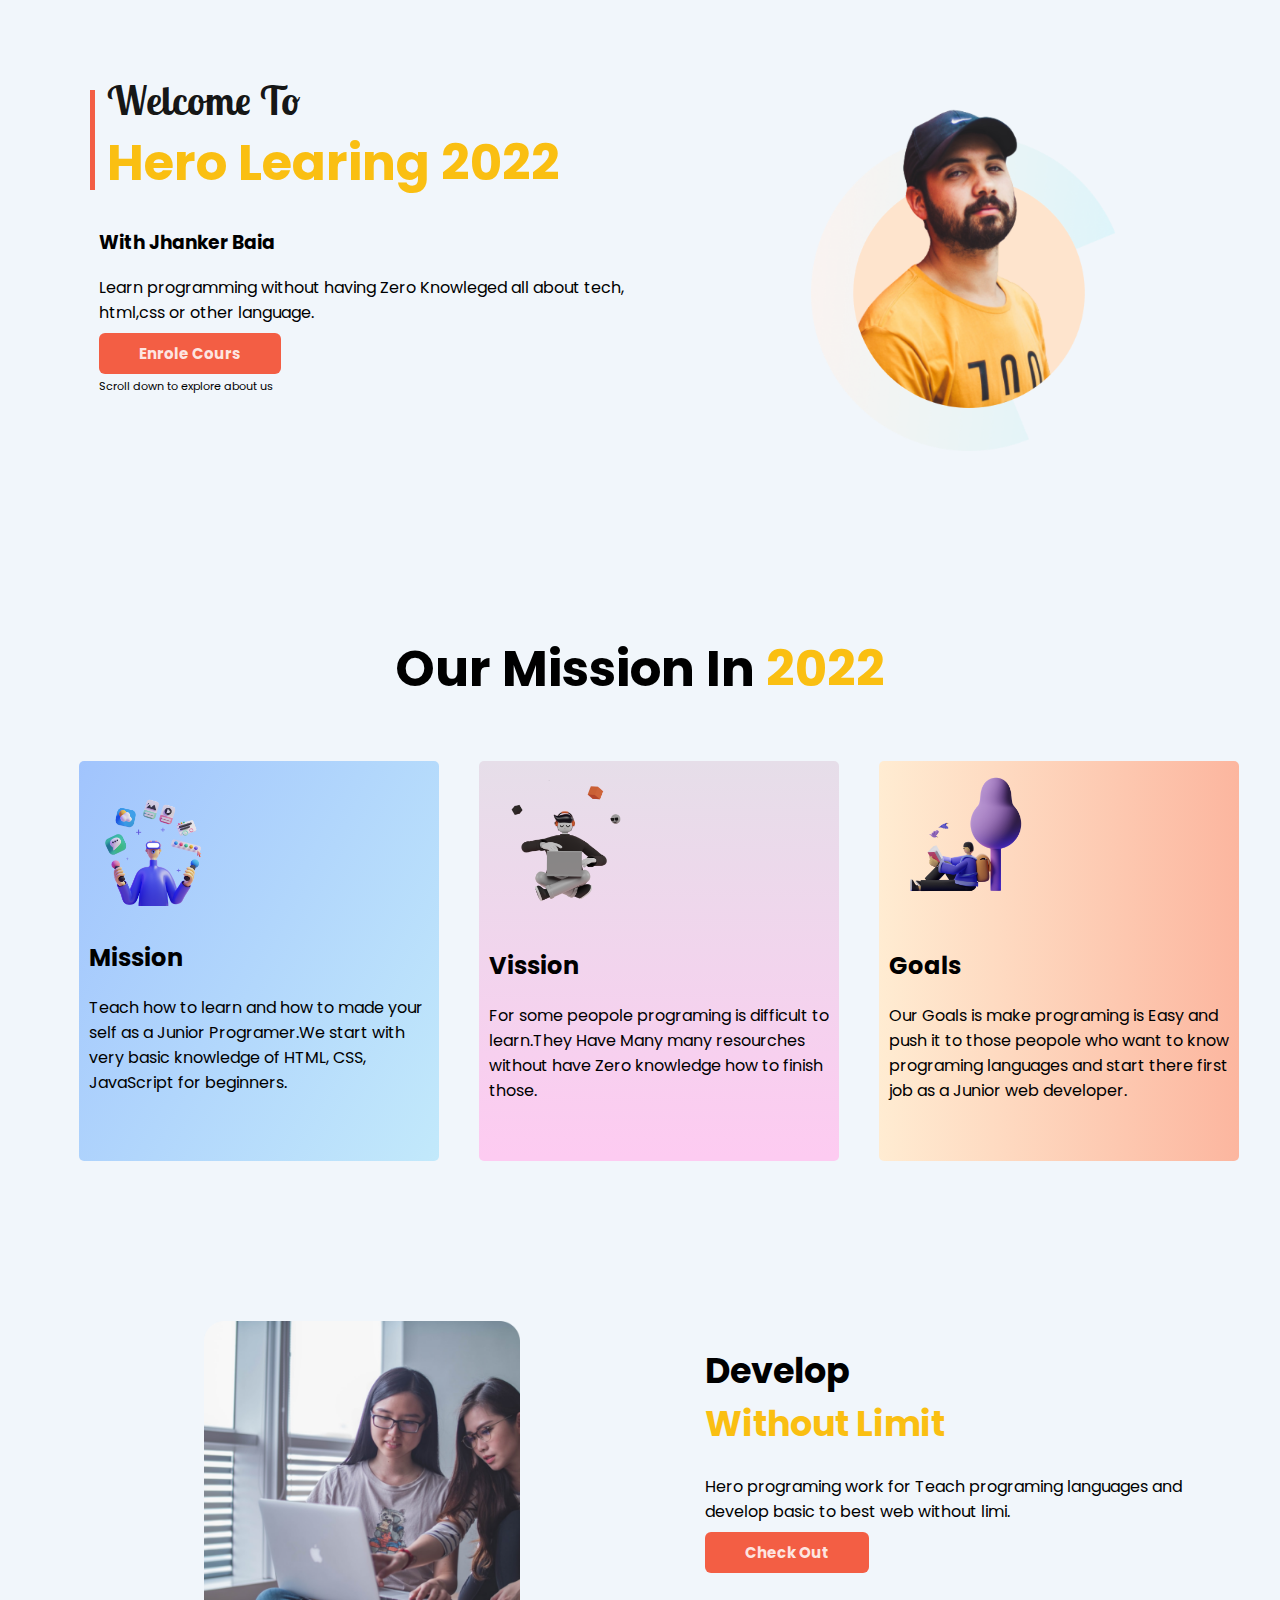
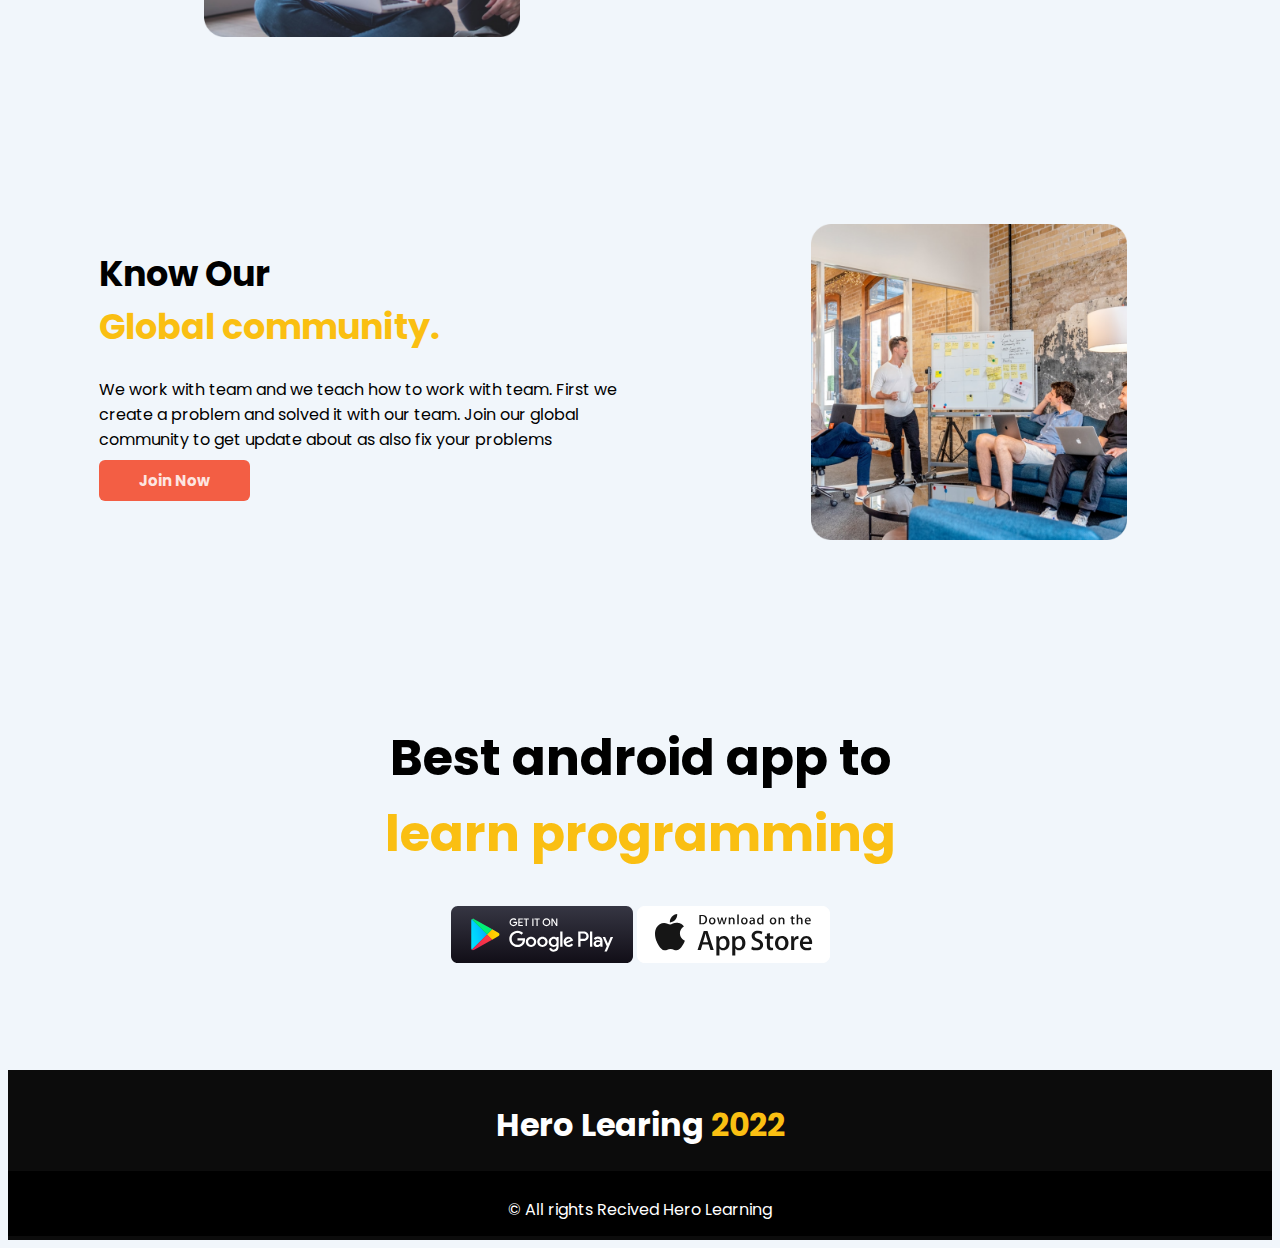
<file: Assinment 01/index.html>
<!DOCTYPE html>
<html lang="en">

<head>
  <meta charset="UTF-8">
  <meta http-equiv="X-UA-Compatible" content="IE=edge">
  <meta name="viewport" content="width=device-width, initial-scale=1.0">
  <title>Hero Learning 2022</title>
  <link rel="stylesheet" href="style.css">
</head>

<body>
  <!-- main header section-->
  <section class="container">
    <div class="side_bar">
      <div class="header_side_bar"></div>
    </div>
    <div class="hafe_weight">

      <h1 class="header_text">Welcome To <br>
        <span class="header_color_text">Hero Learing 2022</span>
      </h1>
      <h3 class="title">With Jhanker Baia</h3>

      <p class="section_paragraph">
        Learn programming without having Zero Knowleged all about tech, html,css or other language.
      </p>
      <a href="https://cssgradient.io/" class="section_button" type="button"> Enrole Cours
        <!-- <button type="button" name="Hire Me" class="header_button"></button> -->
      </a>
      <p class="header_scroll">Scroll down to explore about us</p>
    </div>
    <div class="hafe_weight">

      <img class="section_img" src="images/person/person-0.png" alt="person-0">

    </div>
  </section>
  <section class="mission">
    <h1 class="section_header_text">Our Mission In <span class="header_color_text">2022</span> </h1>
    <!-- my first mission with hero -->
    <div class="mission_list container">
      <div class="mission_1st">
        <img class="mission_imgs" src="images/illustrators/illustrator-1.png" alt="mission one">
        <h2 class="mission_header">Mission</h2>
        <p class="mission_content">
          Teach how to learn and how to made your self as a Junior Programer.We start with very basic knowledge of HTML,
          CSS, JavaScript for beginners.
        </p>
      </div>
      <!-- second mission -->
      <div class="mission_list">
        <div class="mission_2nd">
          <img class="mission_imgs" src="images/illustrators/illustrator-2.png" alt="mission one">
          <h2 class="mission_header">Vission</h2>
          <p class="mission_content">
            For some peopole programing is difficult to learn.They Have Many many resourches without have Zero knowledge
            how to finish those.
          </p>
        </div>
        <!-- 3rd mission -->
        <div class="mission_list">
          <div class="mission_3rd">
            <img class="mission_imgs" src="images/illustrators/illustrator-3.png" alt="mission one">
            <h2 class="mission_header">Goals</h2>
            <p class="mission_content">
              Our Goals is make programing is Easy and push it to
              those peopole who want to know programing languages
              and start there first job as a Junior web developer.
            </p>
          </div>
        </div>
  </section>

  <!-- section 3 start from here/developer section -->
  <section class="develop container">
    <div class="hafe_weight">
      <img class="section_img" src="images/pictures/coding.png" alt="coding">
    </div>
    <div class="hafe_weight">
      <h1 class="section_subheader_text">Develop <br>
        <span class="section_subheader_color_text">
          Without Limit
        </span>
      </h1>
      <p class="section_paragraph">
        Hero programing work for Teach programing languages and develop basic to best web without limi.
      </p>
      <a href="https://cssgradient.io/" class="section_button" type="button"> Check Out
        <!-- <button type="button" name="Hire Me" class="header_button"></button> -->
      </a>
    </div>
    <!-- <div class="section_shape">
            <img class="develop_round_shape" src="mission-2022-main/images/shapes/shape-1.png" alt="">
    </div> -->
  </section>
  <!-- section 4 start from here/communtiy section -->
  <section class="commnutiy container">
    <div class="hafe_weight">
      <h1 class="section_subheader_text ">Know Our <br>
        <span class="section_subheader_color_text">
          Global community.
        </span>
      </h1>
      <p class="section_paragraph">
        We work with team and we teach how to work with team.
        First we create a problem and solved it with our team.
        Join our global community to get update about as also
        fix your problems
      </p>
      <a href="https://cssgradient.io/" class="section_button" type="button"> Join Now
        <!-- <button type="button" name="Hire Me" class="header_button"></button> -->
      </a>
    </div>
    <div class="hafe_weight">
      <img class="section_img" src="images/pictures/project.png" alt="">
    </div>
  </section>

  <!-- section four start from here/apps section  -->
  <section class="app_section">
    <h1 class="section_header_text">Best android app to
      <br>
      <span class="header_color_text">
        learn programming
      </span>
    </h1>
    <div class="stores">
      <img src="google-play.svg" alt="google-play">
      <img src="istore.svg" alt="istore">
    </div>
  </section>
  <!-- footer section from here  -->
  <footer class="footer_section">
    <div class="sub_footer">
      <h1 class="footer_text"> Hero Learing
        <span class="section_subheader_color_text">
          2022
        </span>
      </h1>
      <div class="main_footer">
        <p class="footer_text">© All rights Recived Hero Learning</p>
      </div>
    </div>

  </footer>

</body>

</html>
</file>
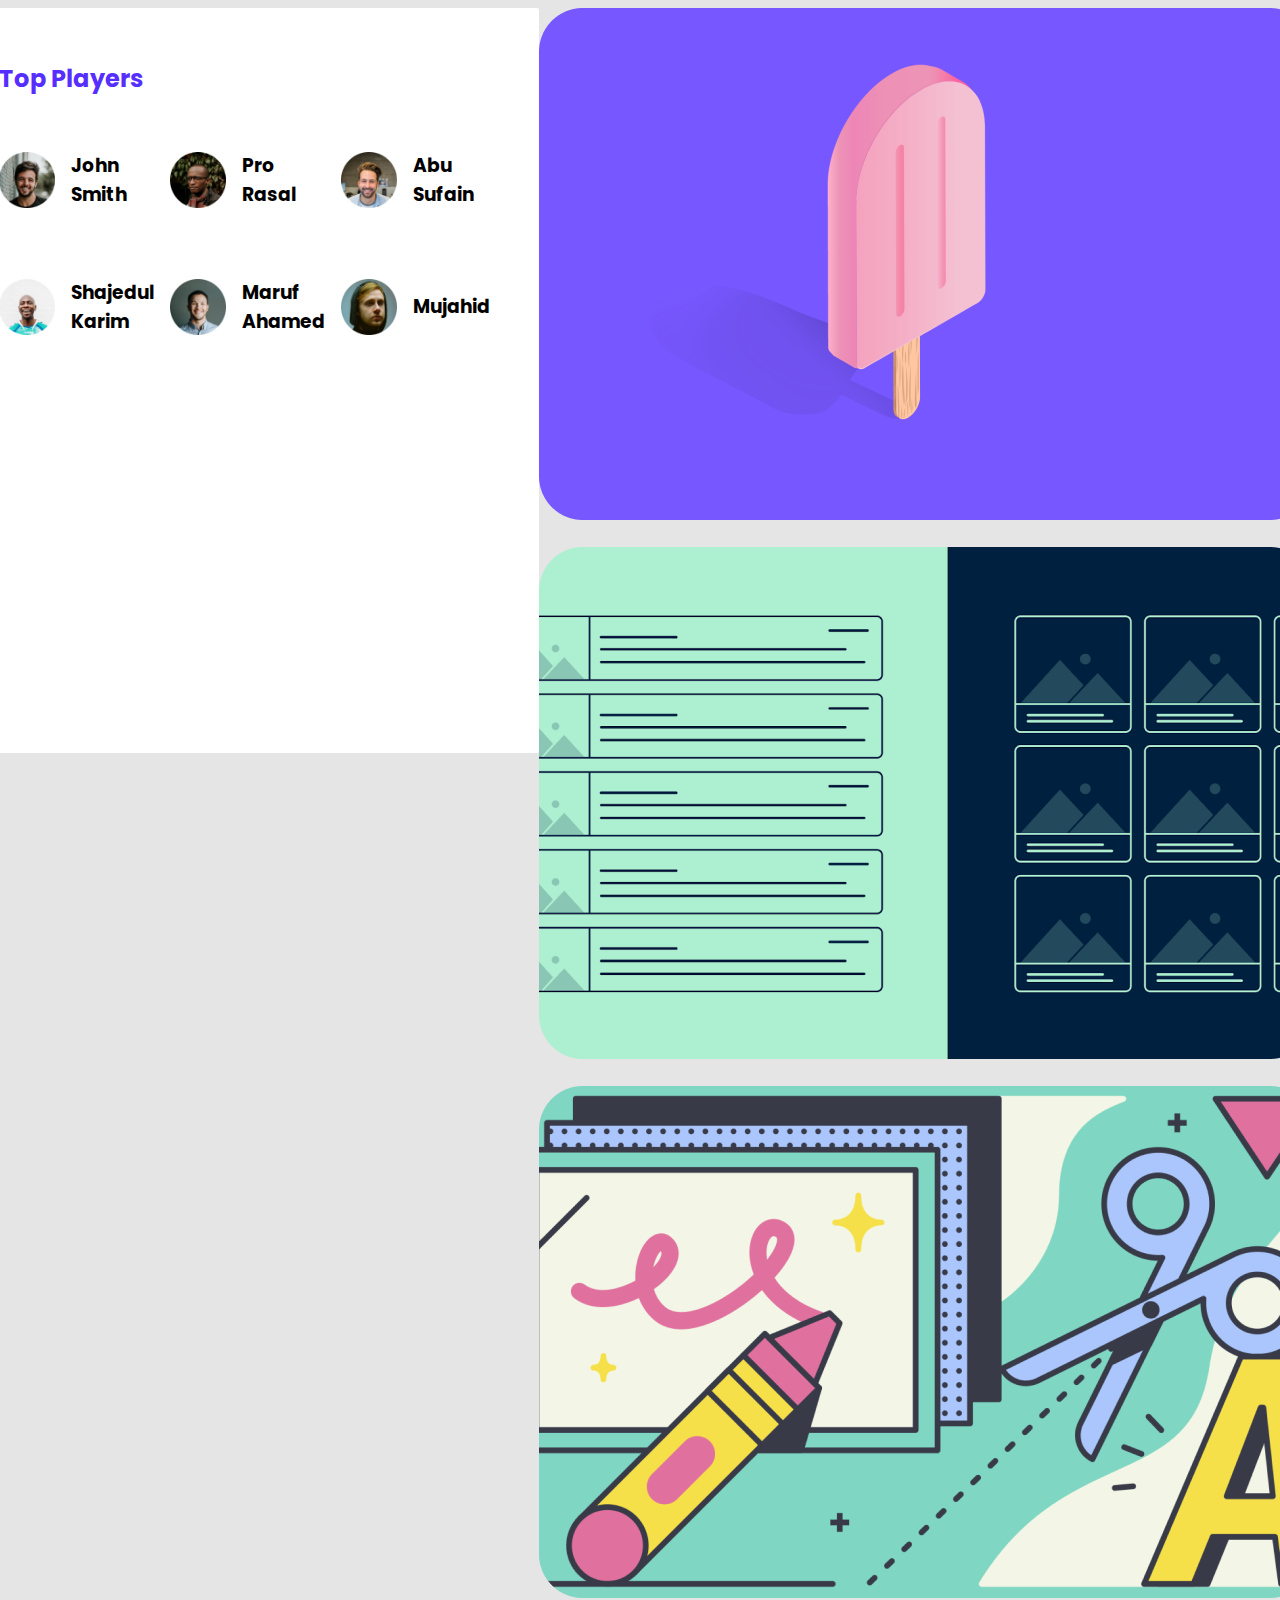
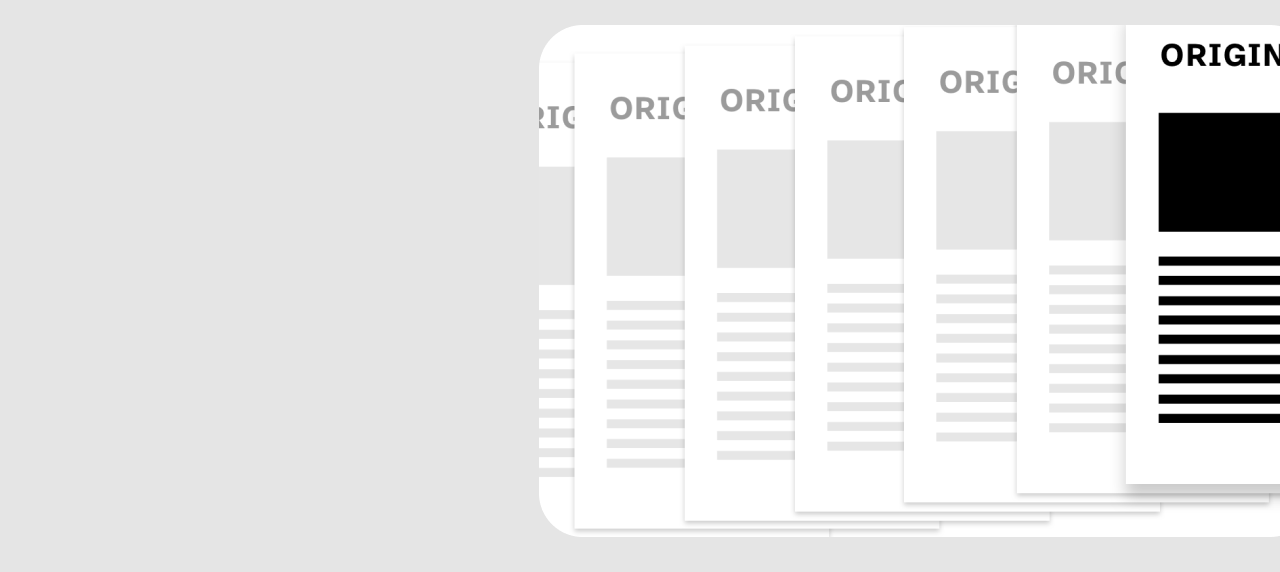
<file: Home Project/index.html>
<!DOCTYPE html>
<html lang="en">

<head>
  <meta charset="UTF-8">
  <meta http-equiv="X-UA-Compatible" content="IE=edge">
  <meta name="viewport" content="width=device-width, initial-scale=1.0">
  <!-- ------------------
  styel start from here 
  --------------------->
  <link rel="stylesheet" href="style.css">
  <title>Leader Bord</title>
</head>

<body>
  <!-- ----------------------
  header navegation bar
 ----------------------- -->
  <header class="container">

  </header>
  <!-- ---------------------------
  home section start from here
  -------------------------------->
  <main class="container">
    <section class="section_content">
      <div class="top_players">
        <h2 class="section_heading">Top Players</h2>
        <div class="players">
          <div class="player">
            <img src="images/players/player-1.png" alt="">
            <h3 class="player_name">John Smith</h3>
          </div>
          <div class="player">
            <img src="images/players/player-2.png" alt="">
            <h3 class="player_name">Pro Rasal</h3>
          </div>
          <div class="player">
            <img src="images/players/player-3.png" alt="">
            <h3 class="player_name">Abu Sufain</h3>
          </div>
          <div class="player">
            <img src="images/players/player-4.png" alt="">
            <h3 class="player_name">Shajedul Karim</h3>
          </div>
          <div class="player">
            <img src="images/players/player-5.png" alt="">
            <h3 class="player_name">Maruf Ahamed</h3>
          </div>
          <div class="player">
            <img src="images/players/player-6.png" alt="">
            <h3 class="player_name">Mujahid</h3>
          </div>
        </div>
      </div>
    </section>

    <!-- ----------------------------
      Blog Section Start From Here 
    \---------------------------- -->

    <section>
      <div class="bloog">
        <div class="article">
          <div class="article_content">
            <img src="images/blogs/blog-1.png" alt="" class="tumbriel">
            <div class="article_info">
              <h2 class="article_heading"></h2>
              <p class="autor_info">
                <span class="autor"></span>
              </p>
            </div>
          </div>
        </div>
        <div class="article">
          <div class="article_content">
            <img src="images/blogs/blog-2.png" alt="" class="tumbriel">
            <div class="article_info">
              <h2 class="article_heading"></h2>
              <p class="autor_info">
                <span class="autor"></span>
              </p>
            </div>
          </div>
        </div>
        <div class="article">
          <div class="article_content">
            <img src="images/blogs/blog-3.png" alt="" class="tumbriel">
            <div class="article_info">
              <h2 class="article_heading"></h2>
              <p class="autor_info">
                <span class="autor"></span>
              </p>
            </div>
          </div>
        </div>
        <div class="article">
          <div class="article_content">
            <img src="images/blogs/blog-4.png" alt="" class="tumbriel">
            <div class="article_info">
              <h2 class="article_heading"></h2>
              <p class="autor_info">
                <span class="autor"></span>
              </p>
            </div>
          </div>
        </div>
      </div>
    </section>
  </main>
</body>

</html>
</file>
<file: Assinment 01/style.css>
@import url('https://fonts.googleapis.com/css2?family=Poppins:wght@100;200;300;400;600&family=Roboto+Condensed:wght@300;400;700&display=swap');
@import url('https://fonts.googleapis.com/css2?family=Bangers&family=Poppins:wght@100;200;300;400;600&family=Roboto+Condensed:wght@300;400;700&display=swap');
@import url('https://fonts.googleapis.com/css2?family=Bangers&family=Poppins:wght@100;200;300;400;600&family=Roboto+Condensed:wght@300;400;700&display=swap');
@import url('https://fonts.googleapis.com/css2?family=Lobster+Two&display=swap');


body {
 font-family: "Poppins";
 background-color: rgb(241, 246, 251);
 /* padding: 40px; */
}

.header_side_bar {
 background-color: rgb(243, 94, 68);
 width: 5px;
 height: 100px;
 position: absolute;
 left: 90px;
 top: 90px;
}

.header_text {
 color: rgba(0, 0, 0, 0.911);
 font-family: 'Lobster Two',
  cursive;
 font-size: 40px;
 padding: 0px 8px;

}

.header_color_text {
 color: rgb(250, 191, 18);
 font-family: "Poppins", "sans-serif";
 font-size: 50px;

}

.section_button {
 text-decoration: none;
 background-color: rgb(243, 94, 68);
 ;
 width: 70px;
 height: 50px;
 padding: 10px 40px;
 border-radius: 6px;
 color: rgba(255, 255, 255, 0.849);
 font-size: 15px;
 font-weight: bold;
}

.header_scroll {
 font-size: 11.2px;
}

.container {
 display: flex;
 padding-left: 4%;
 padding-bottom: 100px;
}

.hafe_weight {
 width: 50%;
 padding: 40px
}

.section_img {
 width: 60%;
 padding-left: 20%;
}

/* section 2 mission section style start from here */
.section_header_text {
 text-align: center;
 font-size: 50px;
}

.mission_list {
 display: flex;
}

.mission_imgs {
 width: 150px;
}

.mission_1st,
.mission_2nd,
.mission_3rd {
 /* width: 50%;
 height: 120px; */
 width: 340px;
 height: 380px;
 border-radius: 5px;
 padding: 10px;
 margin: 20px;
}

.mission_1st {
 background-image: linear-gradient(120deg, #a1c4fd 0%, #c2e9fb 100%);
}

.mission_2nd {
 background-image: linear-gradient(to top, #fdcbf1 0%, #fdcbf1 1%, #e6dee9 100%);
}

.mission_3rd {
 background-image: linear-gradient(to right, #ffecd2 0%, #fcb69f 100%);
}

/* section 3 style start from here/developer section */
.section_subheader_text {
 color: rgb(0, 0, 0);
 font-size: 35px;
}

.section_subheader_color_text {
 color: rgb(250, 191, 18);
}

/* Apps Download Section Start From here  */
.stores {
 text-align: center;
 padding-bottom: 100px;
}

/* footer section from here */

.sub_footer {
 width: 100%;
 height: 150px;
 background-color: rgba(0, 0, 0, 0.952);
 text-align: center;
 padding: 10px 0px 10px 0px;
}

.footer_text {
 color: rgb(255, 255, 255);
 text-align: center;
}

.main_footer {
 width: 100%;
 height: 45px;
 padding: 10px 0px 10px 0px;
 background-color: black;
}
</file>
<file: Home Project/style.css>
@import url('https://fonts.googleapis.com/css2?family=Poppins:wght@100;200;300;400;600&family=Roboto+Condensed:wght@300;400;700&display=swap');
@import url('https://fonts.googleapis.com/css2?family=Bangers&family=Poppins:wght@100;200;300;400;600&family=Roboto+Condensed:wght@300;400;700&display=swap');
@import url('https://fonts.googleapis.com/css2?family=Bangers&family=Poppins:wght@100;200;300;400;600&family=Roboto+Condensed:wght@300;400;700&display=swap');
@import url('https://fonts.googleapis.com/css2?family=Lobster+Two&display=swap');

body {
 font-family: "poppins", Helvetica, sans-serif;
 background-color: #E5E5E5;
}

.container {
 display: flex;
 justify-content: center;
}

.section_content {
 width: 870px;
 height: 679px;
 background-color: #FFFFFF;
 border-radius: 2px;
 padding: 33px;

}

.section_heading {
 color: #562EFF;
 font-size: 24px;
}

.players {
 display: grid;
 grid-template-columns: repeat(3, 1fr);
 grid-row: 30px;
}



.player_name{
 padding: 16px;
}




.player {
 display: flex;
 align-items: center;
}


.player img {
 width: 56px;
 height: 56px;
}

/* .player_name {
 font-size: 18px;
 font-weight: medium;
}  */
</file>
